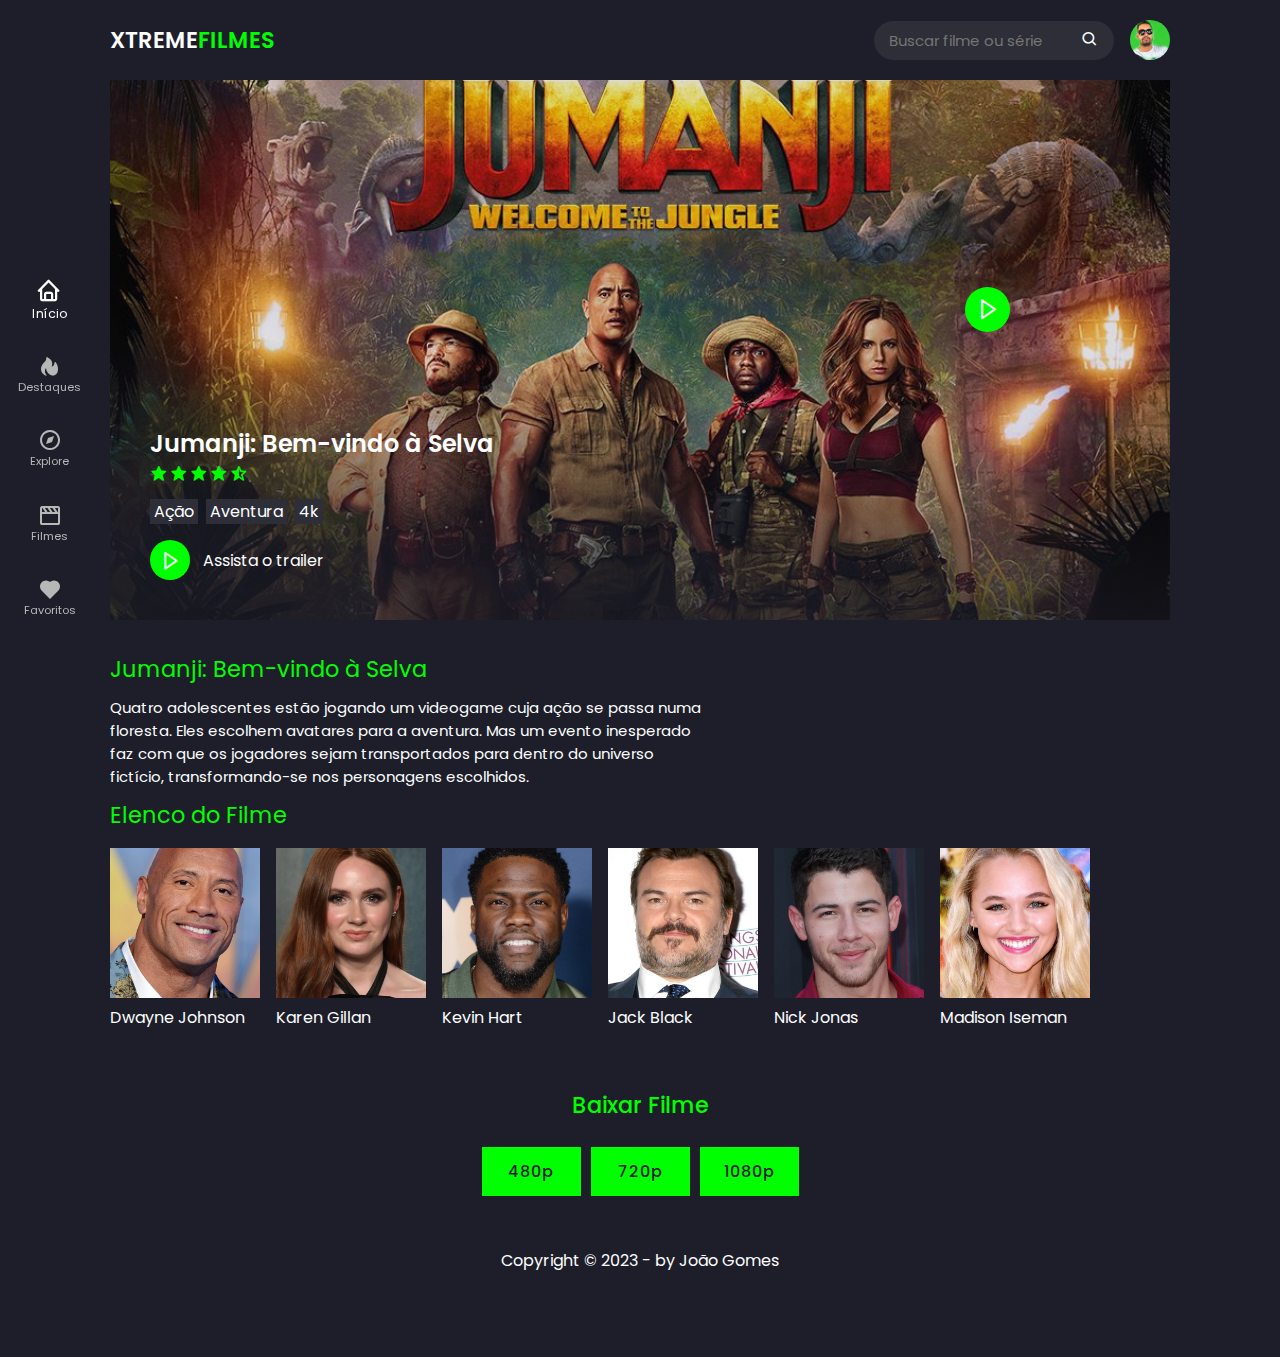
<file: play-page.html>
<!DOCTYPE html>
<html lang="pt-br">
  <head>
    <meta charset="UTF-8">
    <meta name="viewport" content="width=device-width, initial-scale=1.0">
    <title>Jumanji: Bem-vindo à Selva</title>
    <!-- Link para o CSS -->
    <link rel="stylesheet" href="css/style.css">
    <!-- Fav Icon -->
    <link rel="shortcut icon" href="img/icons8-reproduzir-youtube-96.png" type="image/x-icon">
    <!-- Box Icons -->
    <link href='https://unpkg.com/boxicons@2.1.4/css/boxicons.min.css' rel='stylesheet'>
  </head>
  <body>
    <!--Header -->
    <header>
        <!-- Nav -->
        <div class="nav container">
            <!-- Logo -->
            <a href="index.html" class="logo">
                Xtreme<span>Filmes</span>
            </a>
            <!--Caixa de Busca-->
            <div class="search-box">
                <input type="search" name="
                " id="search-input" placeholder="Buscar filme ou série">
             <i class='bx bx-search'></i>
            </div>
            <!--User-->
            <a href="#" class="user">
                <img src="img/user-eu.png" alt="" class="user-img">
            </a>
            <!--NavBar-->
            <div class="navbar">
                <a href="index.html" class="nav-link nav-active">
                    <i class='bx bx-home'></i>
                    <span class="nav-link-title">Início</span>
                </a>
                <a href="#home" class="nav-link">
                    <i class='bx bxs-hot'></i>
                    <span class="nav-link-title">Destaques</span>
                </a>
                <a href="#home" class="nav-link">
                    <i class='bx bx-compass'></i>
                    <span class="nav-link-title">Explore</span>
                </a>
                <a href="#home" class="nav-link">
                    <i class='bx bx-movie' ></i>
                    <span class="nav-link-title">Filmes</span>
                </a>
                <a href="#home" class="nav-link">
                    <i class='bx bxs-heart' ></i>
                    <span class="nav-link-title">Favoritos</span>
                </a>
            </div>
        </div>
    </header>
    <!--Play Filmes Container-->
    <div class="play-container container">
        <!--Play Imagem-->
        <img src="play-page/play-background.jpg" alt="" class="play-img">
        <!--Play Texto-->
        <div class="play-text">
            <h2>Jumanji: Bem-vindo à Selva</h2>
            <!--Classificação do Filme-->
            <div class="rating">
                <i class='bx bxs-star'></i>
                <i class='bx bxs-star'></i>
                <i class='bx bxs-star'></i>
                <i class='bx bxs-star'></i>
                <i class='bx bxs-star-half' ></i>
            </div>
            <div class="tags">
                <span>Ação</span>
                <span>Aventura</span>
                <span>4k</span>
            </div>
            <!--Trailer Botão-->
            <a href="#" class="watch-btn">
                <i class='bx bx-right-arrow'></i>
                <span>Assista o trailer</span>
            </a>
        </div>
        <!--Play Btn-->
        <i class='bx bx-right-arrow play-movie'></i>
        <!--Video Container-->
        <div class="video-container">
            <iframe id="ve-iframe" src="https://megaembeds.com/embed/movie?tmdb=353486" width="100%" height="100%" allowfullscreen="allowfullscreen" frameborder="0"></iframe>
            <!--Icone Fechar Video-->
            <i class='bx bx-x close-video' ></i>
        </div>
    </div>
    <!--Sobre-->
    <div class="about-movie container">
        <h2>Jumanji: Bem-vindo à Selva</h2>
        <p>Quatro adolescentes estão jogando um videogame cuja ação se passa numa floresta. Eles escolhem avatares para a aventura. Mas um evento inesperado faz com que os jogadores sejam transportados para dentro do universo fictício, transformando-se nos personagens escolhidos.</p>
        <!--Elenco do Filme-->
        <h2 class="cast-heading">Elenco do Filme</h2>
        <div class="cast">
            <div class="cast-box">
                <img src="play-page/cast1.jpg" alt="" class="cast-img">
                <span class="cast-title">Dwayne Johnson</span>
            </div>
            <div class="cast-box">
                <img src="play-page/cast2.jpg" alt="" class="cast-img">
                <span class="cast-title">Karen Gillan</span>
            </div>
            <div class="cast-box">
                <img src="play-page/cast3.jpg" alt="" class="cast-img">
                <span class="cast-title">Kevin Hart</span>
            </div>
            <div class="cast-box">
                <img src="play-page/cast4.jpg" alt="" class="cast-img">
                <span class="cast-title">Jack Black</span>
            </div>
            <div class="cast-box">
                <img src="play-page/cast5.jpg" alt="" class="cast-img">
                <span class="cast-title">Nick Jonas</span>
            </div>
            <div class="cast-box">
                <img src="play-page/cast6.jpg" alt="" class="cast-img">
                <span class="cast-title">Madison Iseman</span>
            </div>
        </div>
    </div>
    <!--Download-->
    <div class="download">
        <h2 class="download-title">Baixar Filme</h2>
        <div class="download-links">
            <a href="play-page/Jumanji.mp4" download="480p">480p</a>
            <a href="play-page/Jumanji.mp4" download="720p">720p</a>
            <a href="play-page/Jumanji.mp4" download="1080p">1080p</a>
        </div>
    </div>
    <!--Copyright-->
    <div class="copyright">
        <p>Copyright &#169; 2023 - by João Gomes</p>
    </div>

    <!--Link Swiper Arquivos-->
    <script src="js/swiper-bundle.min.js"></script>
    <!-- Link para JS -->
    <script src="js/main.js"></script>
  </body>
</html>
</file>
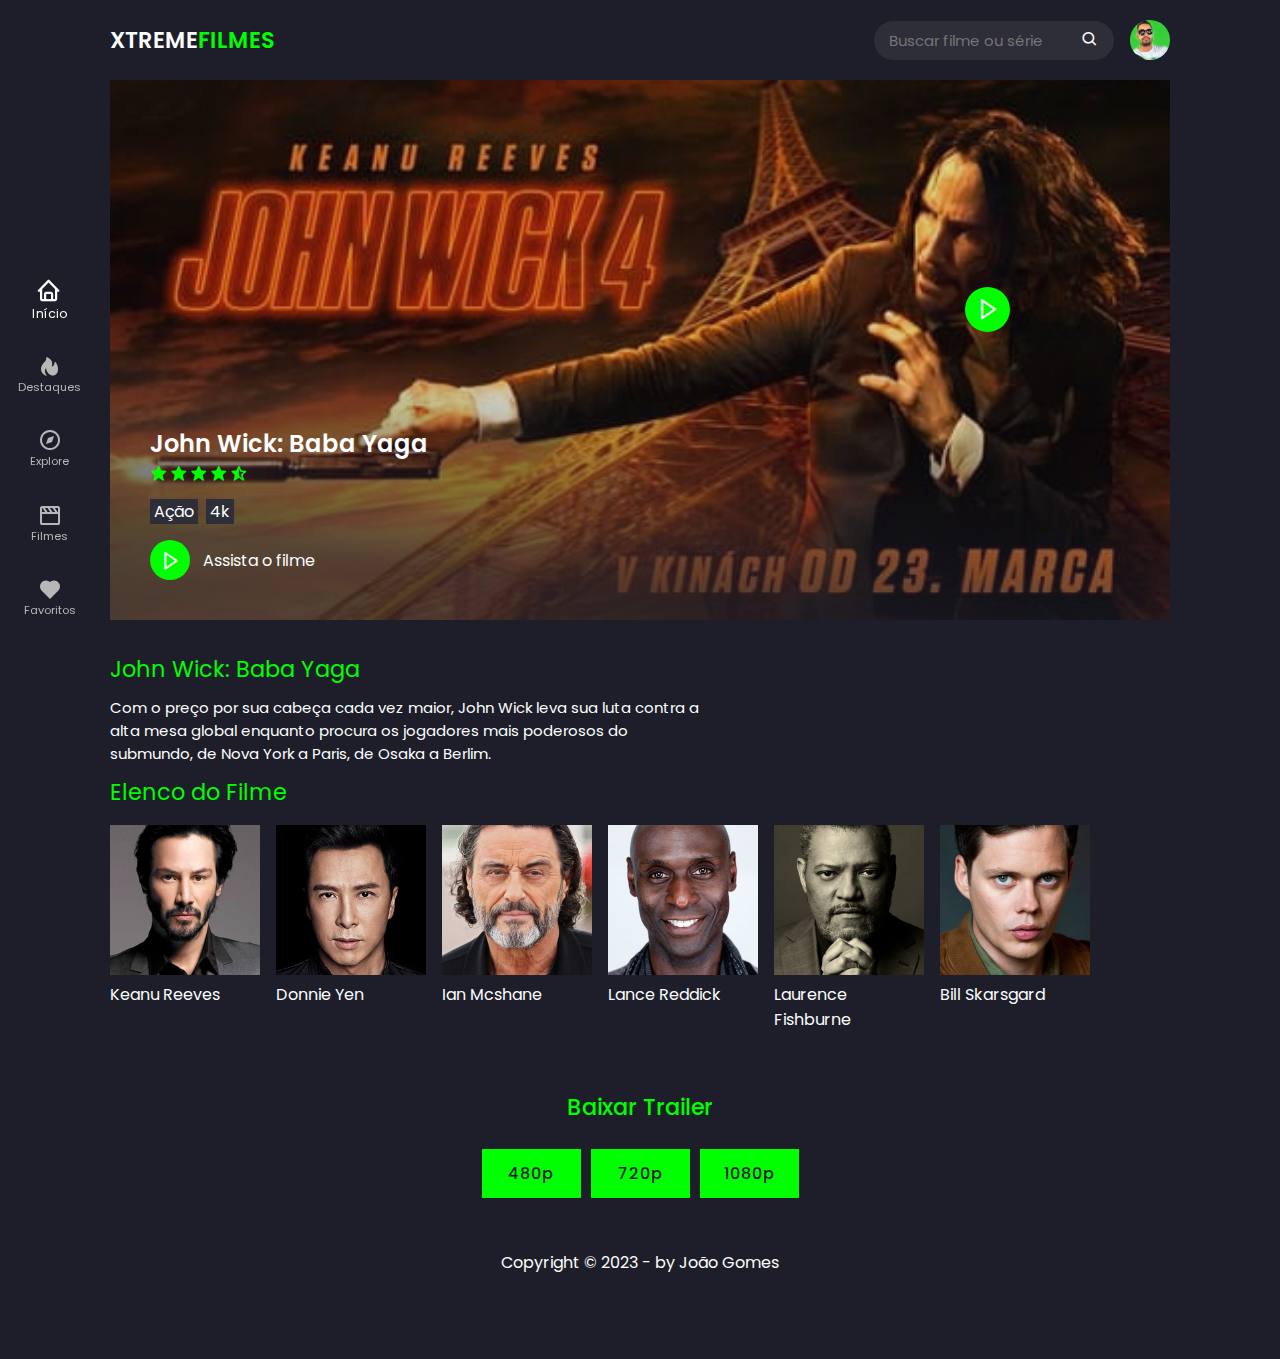
<file: play-page2.html>
<!DOCTYPE html>
<html lang="pt-br">
  <head>
    <meta charset="UTF-8">
    <meta name="viewport" content="width=device-width, initial-scale=1.0">
    <title>Jumanji: Bem-vindo à Selva</title>
    <!-- Link para o CSS -->
    <link rel="stylesheet" href="css/style.css">
    <!-- Fav Icon -->
    <link rel="shortcut icon" href="img/icons8-reproduzir-youtube-96.png" type="image/x-icon">
    <!-- Box Icons -->
    <link href='https://unpkg.com/boxicons@2.1.4/css/boxicons.min.css' rel='stylesheet'>
  </head>
  <body>
    <!--Header -->
    <header>
        <!-- Nav -->
        <div class="nav container">
            <!-- Logo -->
            <a href="index.html" class="logo">
                Xtreme<span>Filmes</span>
            </a>
            <!--Caixa de Busca-->
            <div class="search-box">
                <input type="search" name="
                " id="search-input" placeholder="Buscar filme ou série">
             <i class='bx bx-search'></i>
            </div>
            <!--User-->
            <a href="#" class="user">
                <img src="img/user-eu.png" alt="" class="user-img">
            </a>
            <!--NavBar-->
            <div class="navbar">
                <a href="index.html" class="nav-link nav-active">
                    <i class='bx bx-home'></i>
                    <span class="nav-link-title">Início</span>
                </a>
                <a href="#home" class="nav-link">
                    <i class='bx bxs-hot'></i>
                    <span class="nav-link-title">Destaques</span>
                </a>
                <a href="#home" class="nav-link">
                    <i class='bx bx-compass'></i>
                    <span class="nav-link-title">Explore</span>
                </a>
                <a href="#home" class="nav-link">
                    <i class='bx bx-movie' ></i>
                    <span class="nav-link-title">Filmes</span>
                </a>
                <a href="#home" class="nav-link">
                    <i class='bx bxs-heart' ></i>
                    <span class="nav-link-title">Favoritos</span>
                </a>
            </div>
        </div>
    </header>
    <!--Play Filmes Container-->
    <div class="play-container container">
        <!--Play Imagem-->
        <img src="play-page/jw-fundo.jpg" alt="" class="play-img">
        <!--Play Texto-->
        <div class="play-text">
            <h2>John Wick: Baba Yaga</h2>
            <!--Classificação do Filme-->
            <div class="rating">
                <i class='bx bxs-star'></i>
                <i class='bx bxs-star'></i>
                <i class='bx bxs-star'></i>
                <i class='bx bxs-star'></i>
                <i class='bx bxs-star-half' ></i>
            </div>
            <div class="tags">
                <span>Ação</span>
                <span>4k</span>
            </div>
            <!--Trailer Botão-->
            <a href="https://embed.warezcdn.net/filme/tt10366206" class="watch-btn">
                <i class='bx bx-right-arrow'></i>
                <span>Assista o filme</span>
            </a>
        </div>
        <!--Play Btn-->
        <i class='bx bx-right-arrow play-movie'></i>
        <!--Video Container-->
        <div class="video-container">
            <a href="https://megaembeds.com/embed/566525" class="watch-btn play-btn">
                <!--Icone Fechar Video-->
            <i class='bx bx-x close-video' ></i>
            </a>
            <!--Icone Fechar Video-->
            <i class='bx bx-x close-video' ></i>
        </div>
    </div>
    <!--Sobre-->
    <div class="about-movie container">
        <h2>John Wick: Baba Yaga</h2>
        <p>Com o preço por sua cabeça cada vez maior, John Wick leva sua luta contra a alta mesa global enquanto procura os jogadores mais poderosos do submundo, de Nova York a Paris, de Osaka a Berlim.</p>
        <!--Elenco do Filme-->
        <h2 class="cast-heading">Elenco do Filme</h2>
        <div class="cast">
            <div class="cast-box">
                <img src="play-page/keanu-reeves.jpg" alt="" class="cast-img">
                <span class="cast-title">Keanu Reeves</span>
            </div>
            <div class="cast-box">
                <img src="play-page/donnie-yen.jpg" alt="" class="cast-img">
                <span class="cast-title">Donnie Yen</span>
            </div>
            <div class="cast-box">
                <img src="play-page/ian-mcshane.jpg" alt="" class="cast-img">
                <span class="cast-title">Ian Mcshane</span>
            </div>
            <div class="cast-box">
                <img src="play-page/lance-reddick.jpg" alt="" class="cast-img">
                <span class="cast-title">Lance Reddick</span>
            </div>
            <div class="cast-box">
                <img src="play-page/laurence-fishburne.jpg" alt="" class="cast-img">
                <span class="cast-title">Laurence Fishburne</span>
            </div>
            <div class="cast-box">
                <img src="play-page/bill-skarsgard.jpg" alt="" class="cast-img">
                <span class="cast-title">Bill Skarsgard</span>
            </div>
        </div>
    </div>
    <!--Download-->
    <div class="download">
        <h2 class="download-title">Baixar Trailer</h2>
        <div class="download-links">
            <a href="play-page/john-wick-chapter-4-trailer-1_h1080p.mov" download="480p">480p</a>
            <a href="play-page/john-wick-chapter-4-trailer-1_h1080p.mov" download="720p">720p</a>
            <a href="play-page/john-wick-chapter-4-trailer-1_h1080p.mov" download="1080p">1080p</a>
        </div>
    </div>
    <!--Copyright-->
    <div class="copyright">
        <p>Copyright &#169; 2023 - by João Gomes</p>
    </div>

    <!--Link Swiper Arquivos-->
    <script src="js/swiper-bundle.min.js"></script>
    <!-- Link para JS -->
    <script src="js/main.js"></script>
  </body>
</html>
</file>
<file: css/style.css>
/* Google Fontes */
@import url('https://fonts.googleapis.com/css2?family=Poppins:wght@400;500;600;700&family=Titillium+Web&display=swap');
*{
    font-family: 'Poppins', sans-serif;
    margin: 0;
    padding: 0;
    scroll-behavior: smooth;
    box-sizing: border-box;
    scroll-padding-top: 2rem;
}
/* Algumas variaveis */
:root{
    --main-color: #00ff00;
    --hover-color: hsl(120, 61%, 50%);
    --body-color: #1e1e2a;
    --container-color: #2d2e37;
    --text-color: #fcfeff;
}
/* Customizar ScrollBar */
html::-webkit-scrollbar{
    width: 0.5rem;
    background: transparent;
}
html::-webkit-scrollbar-thumb{
    background: var(--main-color);
}
/* Seleção de Cor */
::selection{
    background: var(--main-color);
    color: var(--text-color);
}
a{
    text-decoration: none;
}
li{
    list-style: none;
}
section{
    padding: 3rem 0 2rem;
}
img{
    width: 100%;
}
.bx{
    cursor: pointer;
}
body{
    background: var(--body-color);
    color: var(--text-color);
}
.container{
    max-width: 1060px;
    margin: auto;
    width: 100%;
}
header{
    position: fixed;
    top: 0;
    left: 0;
    width: 100%;
    background: var(--body-color);
    z-index: 100;
}
.nav{
    display: flex;
    align-items: center;
    justify-content: center;
    padding: 20px 0;
}
/* Logo */
.logo{
    font-size: 1.4rem;
    color: var(--text-color);
    font-weight: 600;
    text-transform: uppercase;
    margin: 0 auto 0 0;
}
.logo span{
    color: var(--main-color);
}
/* Search Box */
.search-box{
    max-width: 240px;
    width: 100%;
    display: flex;
    align-items: center;
    column-gap: 0.7rem;
    padding: 8px 15px;
    background: var(--container-color);
    border-radius: 4rem;
    margin-right: 1rem;
}
.search-box .bx {
    font-size: 1.1rem;
}
.search-box .bx:hover {
    color: var(--main-color);
}
#search-input{
    width: 100%;
    border: none;
    outline: none;
    color: var(--text-color);
    background: transparent;
    font-size: 0.938rem;
}
/* User */
.user{
    display: flex;
}
.user-img{
    width: 40px;
    height: 40px;
    border-radius: 50%;
    object-fit: cover;
    object-position: center;
}
.navbar{
    position: fixed;
    top: 50%;
    transform: translateY(-50%);
    left: 18px;
    display: flex;
    flex-direction: column;
    row-gap: 2.1rem;
}
.nav-link{
    display: flex;
    flex-direction: column;
    align-items: center;
    color: #b7b7b7;
}
.nav-link:hover,
.nav-active {
    color: var(--text-color);
    transition: 0.3s all linear;
    transform: scale(1.1);
}
.nav-link .bx{
    font-size: 1.6rem;
}
.nav-link-title{
    font-size: 0.7rem;
}
.home{
    position: relative;
    min-height: 470px;
    display: flex;
    align-items: center;
    margin-top: 5rem !important;
    border-radius: 0.5rem;
}
.home-img{
    position: absolute;
    width: 100%;
    height: 100%;

    z-index: -1;
    object-fit: cover;
    border-radius: 0.5rem;
}
.home-text{
    padding: 40px;
}
.home-title{
    font-size: 2rem;
    font-weight: 600;
}
.home-text p{
    font-size: 0.938rem;
    margin: 10px 0 20px;
    color: var(--main-color);
}
.watch-btn{
    display: flex;
    align-items: center;
    column-gap: 0.8rem;
    color: var(--text-color);
}
.watch-btn .bx{
    font-size: 21px;
    background: var(--main-color);
    width: 40px;
    height: 40px;
    border-radius: 50%;
    display: flex;
    align-items: center;
    justify-content: center;
}
.watch-btn .bx:hover{
    background: var(--hover-color);
}
.watch-btn span{
    font-size: 1rem;
    font-weight: 400;
}
.heading{
    display: flex;
    align-items: center;
    justify-content: space-between;
    background: var(--container-color);
    padding: 8px 14px;
    border: 1px solid hsl(200, 100%, 99% /5%);
    margin-bottom: 2rem;
}
.heading-title{
    font-size: 1.2rem;
    font-weight: 500;
}
.movie-box{
    position: relative;
    width: 100%;
    height: 380px;
    overflow: hidden;
}
.movie-box-img{
    width: 100%;
    height: 100%;
    object-fit: cover;
}
.movie-box .box-text{
    position: absolute;
    bottom: 0;
    left: 0;
    width: 100%;
    height: 100%;
    display: flex;
    flex-direction: column;
    justify-content: flex-end;
    padding: 14px;
    background: linear-gradient(
        8deg,
        hsl(240 17% 14% / 74%) 14%, 
        hsl(240 17% 14% / 14%) 44%
    );
    overflow: hidden;
}
.movie-title{
    font-size: 1.1rem;
    font-weight: 500;
}
.movie-type{
    font-size: 0.938rem;
    font-weight: 500;
}
.play-btn{
    position: absolute;
    bottom: 0.8rem;
    right: 0.8rem;
}
/* Swiper Btns */
.swiper-btn{
    display: flex;
}
.swiper-button-next, 
.swiper-button-prev{
    position: static !important;
    margin: 0 0 0 10px !important;
}
.swiper-button-next::after, 
.swiper-button-prev::after{
    color: var(--text-color);
    font-size: 18px !important;
    font-weight: 700;
}
/* Filmes */
.movies .heading{
    padding: 10px 14px;
}
.movies-content{
    display: grid;
    grid-template-columns: repeat(auto-fit, minmax(247px, 1fr));
    gap: 1.5rem;
}
.movies-content .movie-box:hover .movie-box-img{
    transform: scale(1.1);
    transition: 0.5s;
}
.next-page{
    display: flex;
    align-items: center;
    justify-content: center;
    margin-top: 2.5rem;
}
.next-btn{
    background: var(--main-color);
    padding: 12px 20px;
    color: var(--text-color);
    font-weight: 500;
}
.next-btn:hover{
    background: var(--hover-color);
    transition: 0.3s all linear;
}
/* Copyright */
.copyright{
    text-align: center;
    padding: 20px;
}
/* Play Container */
.play-container{
    position: relative;
    min-height: 540px;
    margin-top: 5rem !important;
}
.play-img{
    position: absolute;
    width: 100%;
    height: 100%;
    object-fit: cover;
    object-position: center;
    z-index: -1;
}
.play-text{
    position: absolute;
    bottom: 0;
    left: 0;
    width: 100%;
    height: 100%;
    display: flex;
    flex-direction: column;
    justify-content: flex-end;
    padding: 40px;
    background: linear-gradient(
        8deg,
        hsl(240 17% 14% / 74%) 14%, 
        hsl(240 17% 14% / 14%) 44%
    );
}
.play-text h2{
    font-size: 1.5rem;
    font-weight: 600;
}
.rating{
    display: flex;
    align-items: center;
    column-gap: 2px;
    font-size: 1.1rem;
    color: var(--main-color);
    margin-top: 4px;
}
.tags{
    display: flex;
    align-items: center;
    column-gap: 8px;
    margin: 1rem 0;
}
.tags span{
    background: var(--container-color);
    padding: 0 4px;
}
.play-movie{
    position: absolute;
    bottom: 18rem;
    right: 10rem;
    display: flex !important;
    align-items: center;
    justify-content: center;
    width: 45px;
    height: 45px;
    border-radius: 50%;
    background: var(--main-color);
    font-size: 24px;
    animation: animate 2s linear infinite;
}
@keyframes animate{
    0%{
        box-shadow: 0 0 0 0 rgb(255, 180, 68, 0.7);
    }
    40%{
        box-shadow: 0 0 0 50px rgb(255, 193, 7, 0);
    }
    80%{
        box-shadow: 0 0 0 50px rgb(255, 193, 7, 0);
    }
    100%{
        box-shadow: 0 0 0 rgb(255, 193, 7, 0);
    }
}
/* Video Container */
.video-container{
    position: fixed;
    top: 0;
    left: 0;
    display: none;
    align-items: center;
    justify-content: center;
    width: 100%;
    height: 100vh;
    background: hsl(234 10% 20% / 60%);
    z-index: 400;
}
.video-container.show-video{
    display: flex;
}
.close-video{
    position: absolute;
    top: 3rem;
    right: 3rem;
    font-size: 40px;
    color: var(--main-color);
}
.about-movie{
    margin-top: 2rem !important;
}
.about-movie h2{
    font-size: 1.4rem;
    font-weight: 400;
    color: var(--main-color);
}
.about-movie p{
    max-width: 600px;
    font-size: 0.938rem;
    margin: 10px 0;
}
/* Elenco */
.cast-heading{
    font-size: 1.2rem;
    font-weight: 600;
    margin-bottom: 1rem;
    color: var(--main-color);
}
.cast{
    display: grid;
    grid-template-columns: repeat(auto-fit,minmax(150px,150px));
    gap: 1rem;
}
.cast-img{
    width: 150px;
    height: 150px;
    object-fit: cover;
    object-position: center;
}
.download{
    max-width: 800px;
    width: 1005;
    margin: auto;
    display: grid;
    justify-content: center;
    margin-top: 2rem;
}
.download-title{
    text-align: center;
    font-size: 1.4rem;
    font-weight: 500;
    margin: 1.6rem 0;
    color: var(--main-color);
}
.download-links{
    display: grid;
    grid-template-columns: repeat(3, 1fr);
    gap: 10px;
    margin-bottom: 2rem;
}
.download-links a{
    text-align: center;
    background: var(--main-color);
    padding: 12px 24px;
    color: var(--body-color);
    letter-spacing: 1px;
    font-weight: 500;
}
.download-links a:hover{
    background: var(--hover-color);
}
.movie-box:hover {
    transform: scale(1.05);
    transition: transform 0.3s ease-in-out;
}
/* Resposividade */
@media (max-width: 1170px) {
    .navbar{
        bottom: 0;
        left: 0;
        right: 0;
        top: auto;
        transform: translateY(0);
        flex-direction: row;
        justify-content: space-evenly;
        row-gap: 1px;
        padding: 10px;
        border-top: 1px solid hsl(200, 100%, 99% /5%);
        background: linear-gradient(
            8deg,
            hsl(240 17% 14% / 100%) 5%,
            hsl(240 17% 14% / 90%) 100%
        );
    }  
}
.nav-link .bx{
    font-size: 1.5rem;
}
.copyright{
    margin-bottom: 4rem;
}
@media (max-width: 1060px){
    .container{

        margin: 0 auto;
        width: 95%;
    }
}
@media (max-width: 991px){
    .movie-box{
        height: 340px;
    }
    .movies-content{
        grid-template-columns: repeat(auto-fit, minmax(214,  1fr));
    }
}
@media (max-width: 888px){
    .nav{
        padding: 14px 0;
    }
    .home{
        min-height: 440px;
        margin-top: 4rem !important;
    }
    .home-text{
        padding-left: 25px;
    }
    .home-title{
        font-size: 1,6rem;
    }
    .watch-btn span{
        font-size: 0.9rem;
    }
    .movie-title{
        font-size: 1rem;
        padding-right: 30px;
    }
    .play-container{
        min-height: 440px;
        margin-top: 4rem !important;
    }
    .play-movie{
        bottom: 14rem;
        right: 4rem;
    }
    .cast{
        justify-content: center;
    }
}
/* Para dispositivos médios / tablet etc..*/
@media (max-width: 768px){
    .nav{
        padding: 11px 0;
    }
    .logo{
        font-size: 1.2rem;
    }
    section{
        padding: 2rem 0;
    }
    .home-img{
        object-position: left;
    }
    .movie-type{
        font-size: 0.875rem;
        margin-top: 2px;
    }
    .tags span,
    .about-movie p{
        font-size: 0.875rem;
    }
    p{
        font-size: 0.875rem;
    }
    .play-text h2,
    .about-movie h2{
        font-size: 1.3rem;
    }
    .play-movie{
        bottom: 10rem;
        right: 2rem;
    }
}
@media(max-width: 514px){
    .home{
        min-height: 380px;
    }
    .heading{
        padding: 2px 14px;
    }
    .heading-title{
        font-size: 1rem;
    }
    .play-text{
        padding: 20px;
    }
    .play-movie{
        bottom: 4rem;
    }
    .video-box{
        width: 94%;
    }
    .cast-heading{
        font-size: 1.1rem;
    }
    .cast-title{
        font-size: 0.9rem;
    }
}
@media(max-width: 408px){
    *{
        scroll-padding-top: 5rem;
    }
    .nav{
        display: grid;
        grid-template-columns: 1fr;
        grid-template-rows: 1fr 1fr;
        row-gap: 5px;
    }
    .search-box{
        max-width: 100%;
        width: 100%;
        border-radius: 4px;
        order: 3;
        grid-column-start: 1;
        grid-column-end: 3;
    }
    .home,
    .play-container{
        margin-top: 7rem !important;
    }
    .movie-box{
        height: 300px;
    }
    .movies-content{
        grid-template-columns: repeat(auto-fit, minmax(150, 1fr));
        gap: 1rem;
    }
}
/* Para dispositivos pequenos */
@media(max-width: 370px){
    .home{
        min-height: 300px;
    }
    .movie-box{
        height: 285px;
    }
    .user-img,
    .watch-btn .bx{
        width: 35px;
        height: 35px;
    }
    .navbar{
        justify-content: space-around;
        padding: 8px 0;
    }
    .nav-link .bx{
        font-size: 1.4rem;
    }
    .about-movie p{
        text-align: justify;
    }
    .download-links{
        grid-template-columns: 1fr;
    }
}
</file>
